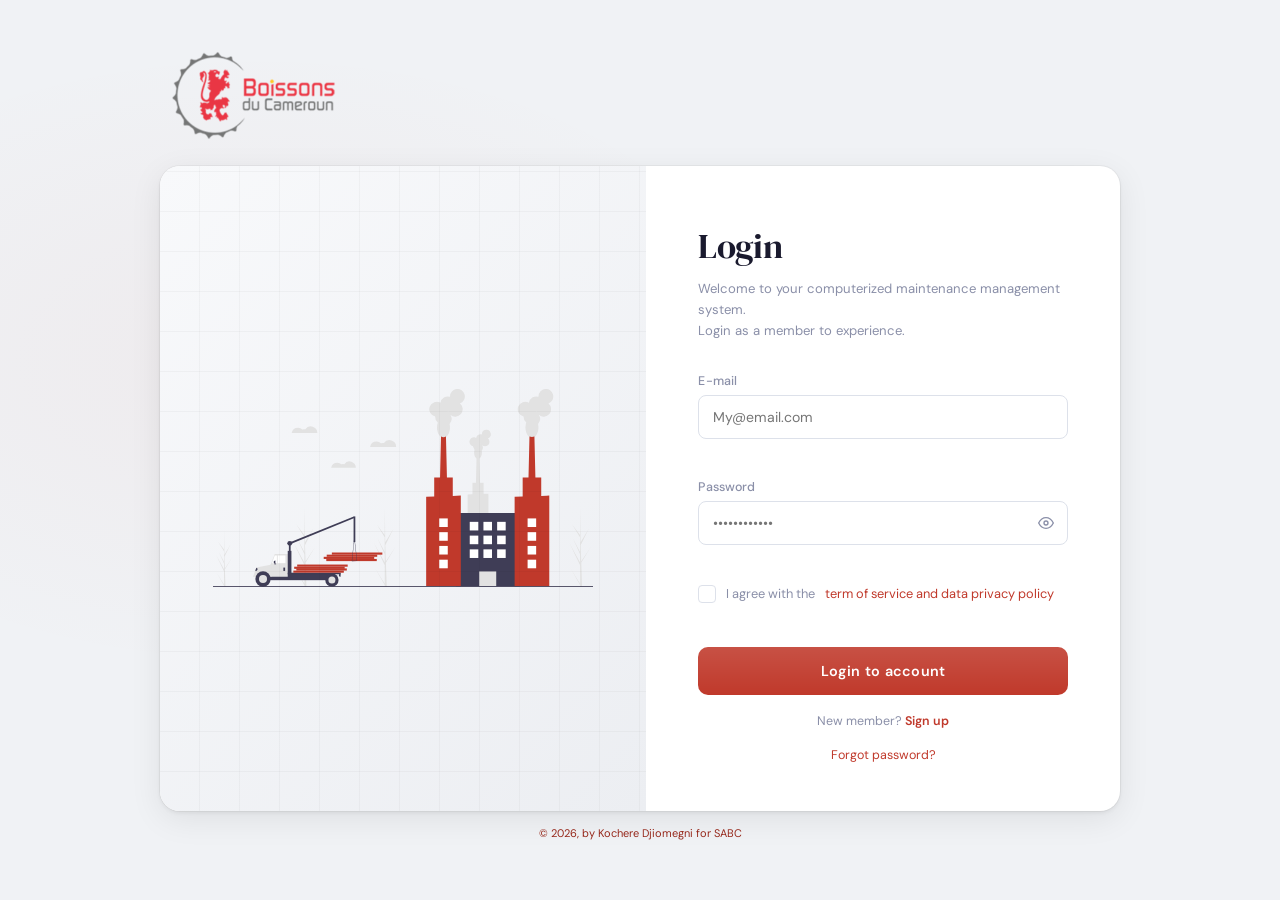
<file: index.html>
<!DOCTYPE html>
<html lang="en">
<head>
  <meta charset="UTF-8" />
  <meta name="viewport" content="width=device-width, initial-scale=1.0"/>
  <title>Login | SABC</title>
  <link rel="icon" type="image/png" href="image001.png"/>
  <link rel="stylesheet" href="style.css" />
  <link href="https://fonts.googleapis.com/css2?family=DM+Sans:wght@300;400;500;600&family=DM+Serif+Display&display=swap" rel="stylesheet"/>
</head>
<body>
  <div class="page-wrapper">

    <!-- LOGO -->
    <div class="logo-bar">
      <img src="image001.png" alt="Logo Brasserie" class="logo" />
    </div>

    <div class="card">
      <!-- LEFT — illustration zone -->
      <div class="card__left">
        <img src="factory.svg" alt="illustration" style="width:100%; max-width:380px;"/>
      </div>
    
      <!-- RIGHT — form -->
      <div class="card__right">
        <h1 class="title">Login</h1>
        <p class="subtitle">Welcome to your computerized maintenance management system.<br>Login as a member to experience.</p>

        <form id="loginform" novalidate>
          <div class="field-group">
            <label for="email">E-mail</label>
            <input type="email" id="email" name="email" placeholder="My@email.com" autocomplete="email"/>
            <span class="field-error" id="emailError"></span>
          </div>

          <div class="field-group">
            <label for="password">Password</label>
            <div class="password-wrap">
              <input type="password" id="password" name="password" placeholder="••••••••••••" autocomplete="new-password"/>
              <button type="button" class="toggle-pw" id="togglePw" aria-label="Voir mot de passe">
                <svg viewBox="0 0 24 24" fill="none" stroke="currentColor" stroke-width="2"><path d="M1 12s4-8 11-8 11 8 11 8-4 8-11 8-11-8-11-8z"/><circle cx="12" cy="12" r="3"/></svg>
              </button>
            </div>
            <span class="field-error" id="pwError"></span>
          </div>

          <div class="checkbox-row">
            <label class="checkbox-label">
              <input type="checkbox" id="terms" name="terms"/>
              <span class="custom-check"></span>
              I agree with the <a href="terms.html" class="link">term of service and data privacy policy</a>
            </label>
            <span class="field-error" id="termsError"></span>
          </div>

          <button type="submit" class="btn-primary" id="submitBtn">
            <span class="btn-text">Login to account</span>
            <span class="btn-loader" id="btnLoader"></span>
          </button>
        </form>

        <p class="signin-link">New member? <a href="signup.html" class="link bold">Sign up</a></p>
        <p class="forgot-link"><a href="forgot-password.html" class="link">Forgot password?</a></p>
      </div>
    </div>
    <footer class="footer">
    &copy; 2026, by Kochere Djiomegni for SABC
    </footer>
  </div>
  <script src="script.js"></script>
</body>
</html>
</file>
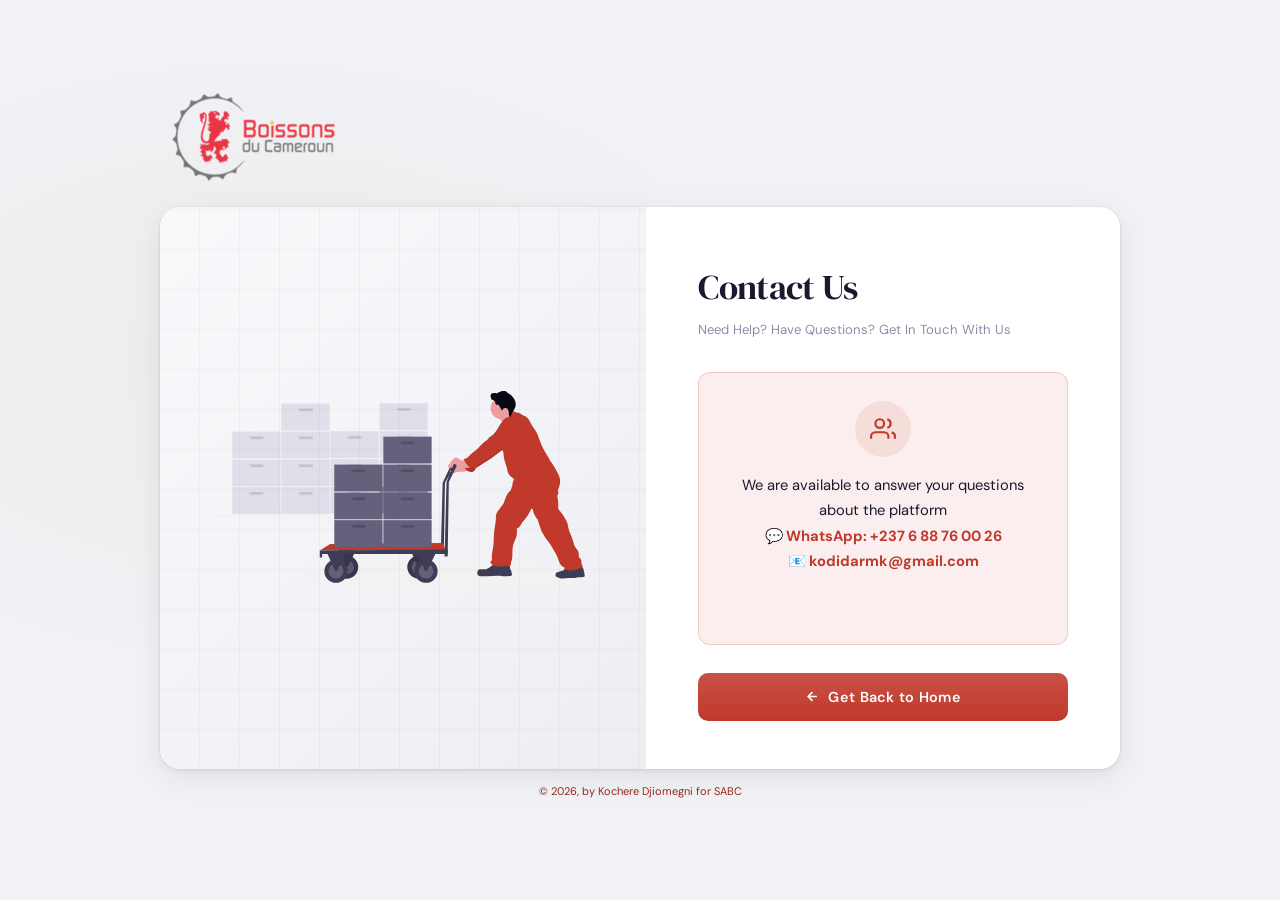
<file: contacts.html>
<!DOCTYPE html>
<html lang="en">
<head>
  <meta charset="UTF-8"/>
  <meta name="viewport" content="width=device-width, initial-scale=1.0"/>
  <title>Contacts | SABC</title>
  <link rel="icon" type="image/png" href="image001.png"/>
  <link rel="stylesheet" href="style.css"/>
  <link href="https://fonts.googleapis.com/css2?family=DM+Sans:wght@300;400;500;600&family=DM+Serif+Display&display=swap" rel="stylesheet"/>
</head>
<body>
  <div class="page-wrapper">

    <!-- LOGO -->
    <div class="logo-bar">
      <img src="image001.png" alt="Logo Brasserie" class="logo"/>
    </div>

    <div class="card">

      <!-- LEFT — même illustration -->
      <div class="card__left">
        <img src="logistics.svg" alt="illustration" style="width:100%; max-width:380px;"/>
      </div>

      <!-- RIGHT — message -->
      <div class="card__right">
        <h1 class="title">Contact Us</h1>
        <p class="subtitle">Need Help? Have Questions? Get In Touch With Us</p>

        <div class="info-box">
          <div class="icon-wrap">
            <svg viewBox="0 0 24 24" fill="none" stroke="currentColor" stroke-width="2">
              <path d="M17 21v-2a4 4 0 00-4-4H5a4 4 0 00-4 4v2"/>
              <circle cx="9" cy="7" r="4"/>
              <path d="M23 21v-2a4 4 0 00-3-3.87M16 3.13a4 4 0 010 7.75"/>
            </svg>
          </div>
          <p>
             We are available to answer your questions about the platform
            <strong><p>💬 WhatsApp: +237 6 88 76 00 26</p><p>📧 kodidarmk@gmail.com</p></strong><br><br>
          </p>
        </div>

        <a href="main.html" class="btn-primary" style="text-decoration:none; display:flex; align-items:center; justify-content:center; gap:8px;">
          <svg viewBox="0 0 24 24" fill="none" stroke="currentColor" stroke-width="2.5" width="15" height="15">
            <path d="M19 12H5M12 5l-7 7 7 7"/>
          </svg>
          Get Back to Home
        </a>

      </div>
    </div>
    <footer class="footer">
      &copy; 2026, by Kochere Djiomegni for SABC
    <footer>
  </div>
</body>
</html>
</file>
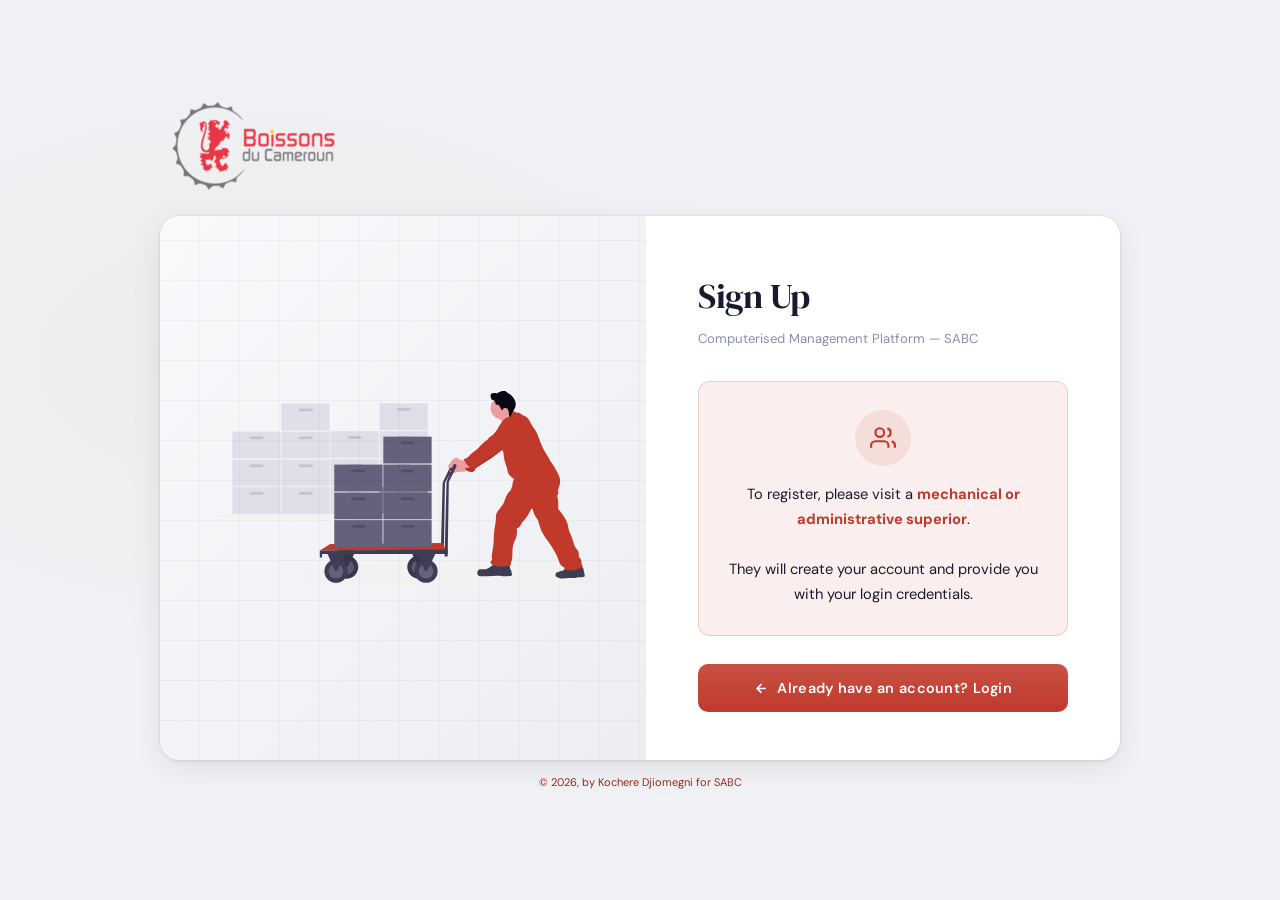
<file: signup.html>
<!DOCTYPE html>
<html lang="fr">
<head>
  <meta charset="UTF-8"/>
  <meta name="viewport" content="width=device-width, initial-scale=1.0"/>
  <title>Sign Up | SABC</title>
  <link rel="icon" type="image/png" href="image001.png"/>
  <link rel="stylesheet" href="style.css"/>
  <link href="https://fonts.googleapis.com/css2?family=DM+Sans:wght@300;400;500;600&family=DM+Serif+Display&display=swap" rel="stylesheet"/>
  <style>
    .info-box {
      background: var(--red-faint, rgba(192,57,43,0.07));
      border: 1.5px solid rgba(192,57,43,0.2);
      border-radius: 12px;
      padding: 28px 24px;
      margin-bottom: 28px;
      text-align: center;
    }
    .info-box .icon-wrap {
      width: 56px; height: 56px;
      background: rgba(192,57,43,0.1);
      border-radius: 50%;
      display: flex; align-items: center; justify-content: center;
      margin: 0 auto 16px;
      color: #C0392B;
    }
    .info-box .icon-wrap svg { width: 26px; height: 26px; }
    .info-box p {
      font-size: 0.92rem;
      color: #1A1A2E;
      line-height: 1.7;
    }
    .info-box p strong {
      color: #C0392B;
    }
  </style>
</head>
<body>
  <div class="page-wrapper">

    <!-- LOGO -->
    <div class="logo-bar">
      <img src="image001.png" alt="Logo Brasserie" class="logo"/>
    </div>

    <div class="card">

      <!-- LEFT — même illustration -->
      <div class="card__left">
        <img src="logistics.svg" alt="illustration" style="width:100%; max-width:380px;"/>
      </div>

      <!-- RIGHT — message -->
      <div class="card__right">
        <h1 class="title">Sign Up</h1>
        <p class="subtitle">Computerised Management Platform — SABC</p>

        <div class="info-box">
          <div class="icon-wrap">
            <svg viewBox="0 0 24 24" fill="none" stroke="currentColor" stroke-width="2">
              <path d="M17 21v-2a4 4 0 00-4-4H5a4 4 0 00-4 4v2"/>
              <circle cx="9" cy="7" r="4"/>
              <path d="M23 21v-2a4 4 0 00-3-3.87M16 3.13a4 4 0 010 7.75"/>
            </svg>
          </div>
          <p>
            To register, please visit a
            <strong>mechanical or administrative superior</strong>.<br><br>
            They will create your account and provide you with your login credentials.
          </p>
        </div>

        <a href="index.html" class="btn-primary" style="text-decoration:none; display:flex; align-items:center; justify-content:center; gap:8px;">
          <svg viewBox="0 0 24 24" fill="none" stroke="currentColor" stroke-width="2.5" width="15" height="15">
            <path d="M19 12H5M12 5l-7 7 7 7"/>
          </svg>
          Already have an account? Login
        </a>

      </div>
    </div>
    <footer class="footer">
      &copy; 2026, by Kochere Djiomegni for SABC
    <footer>
  </div>
</body>
</html>
</file>
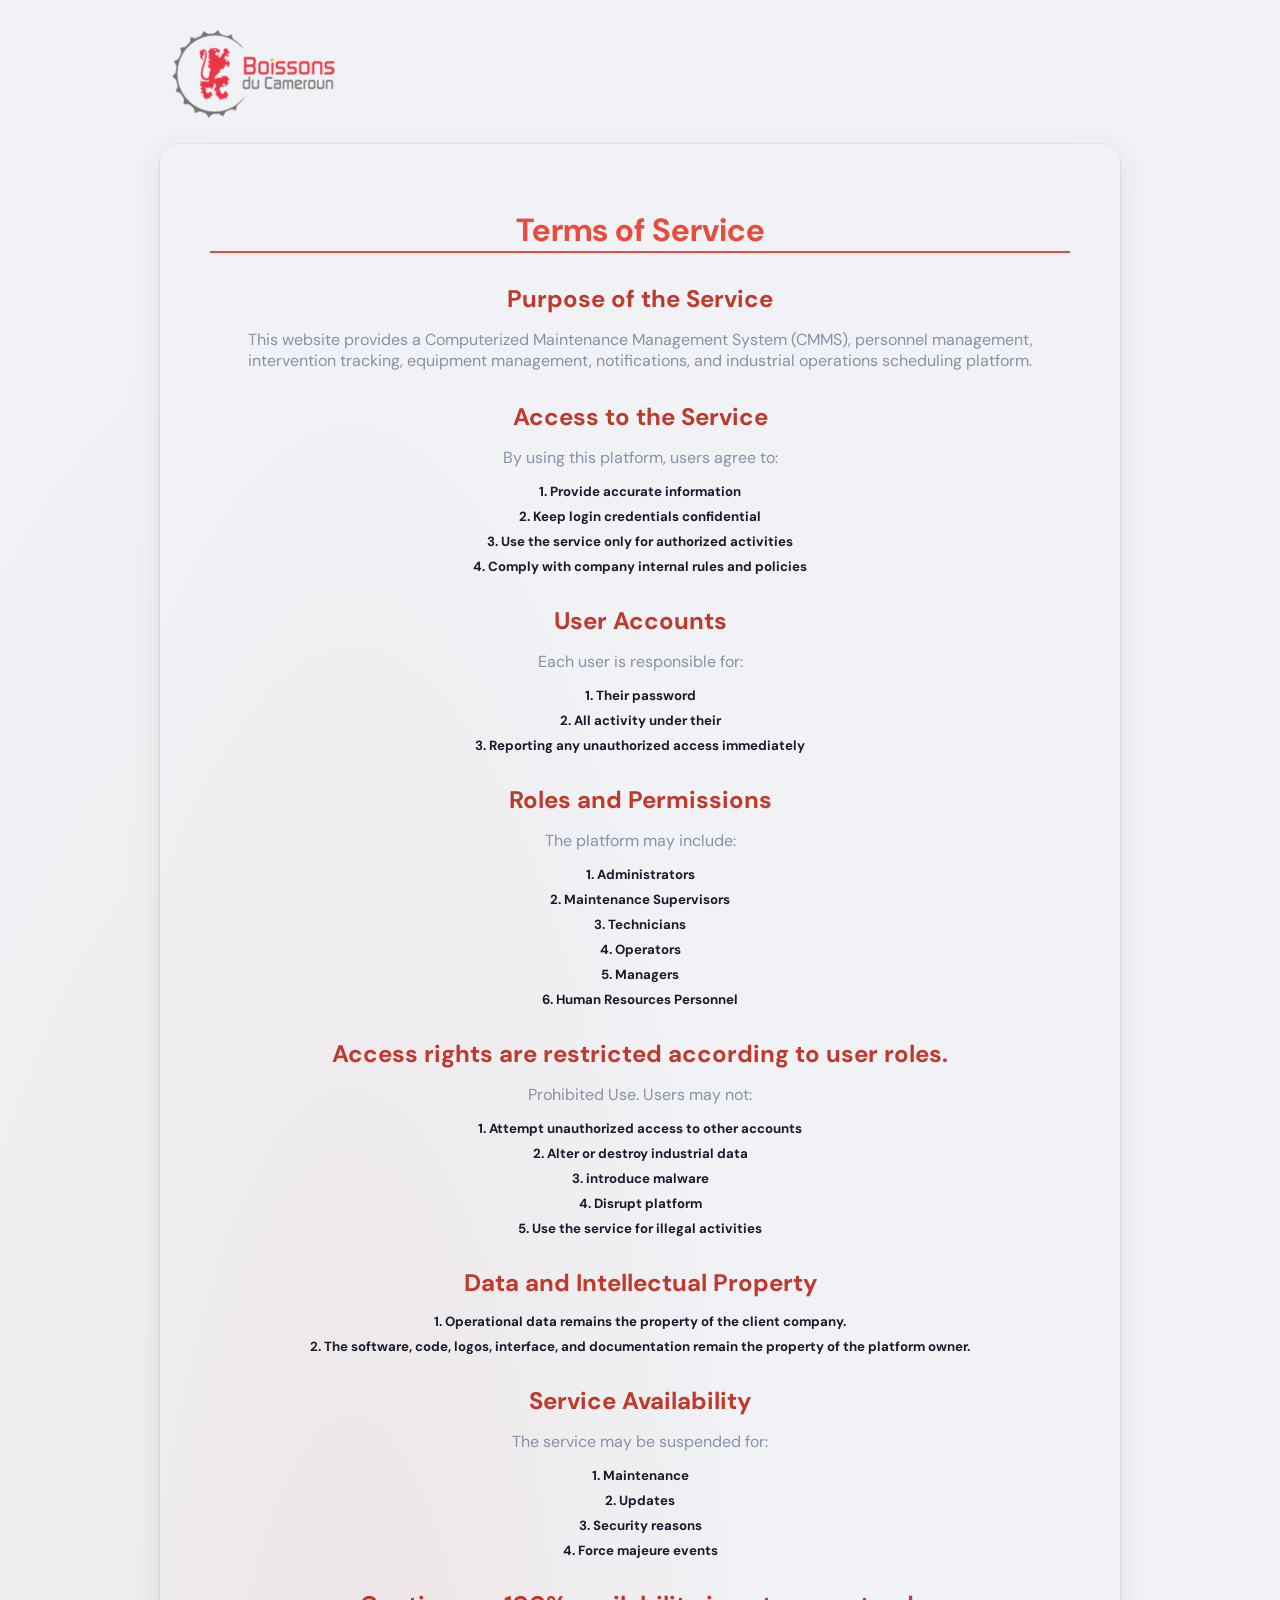
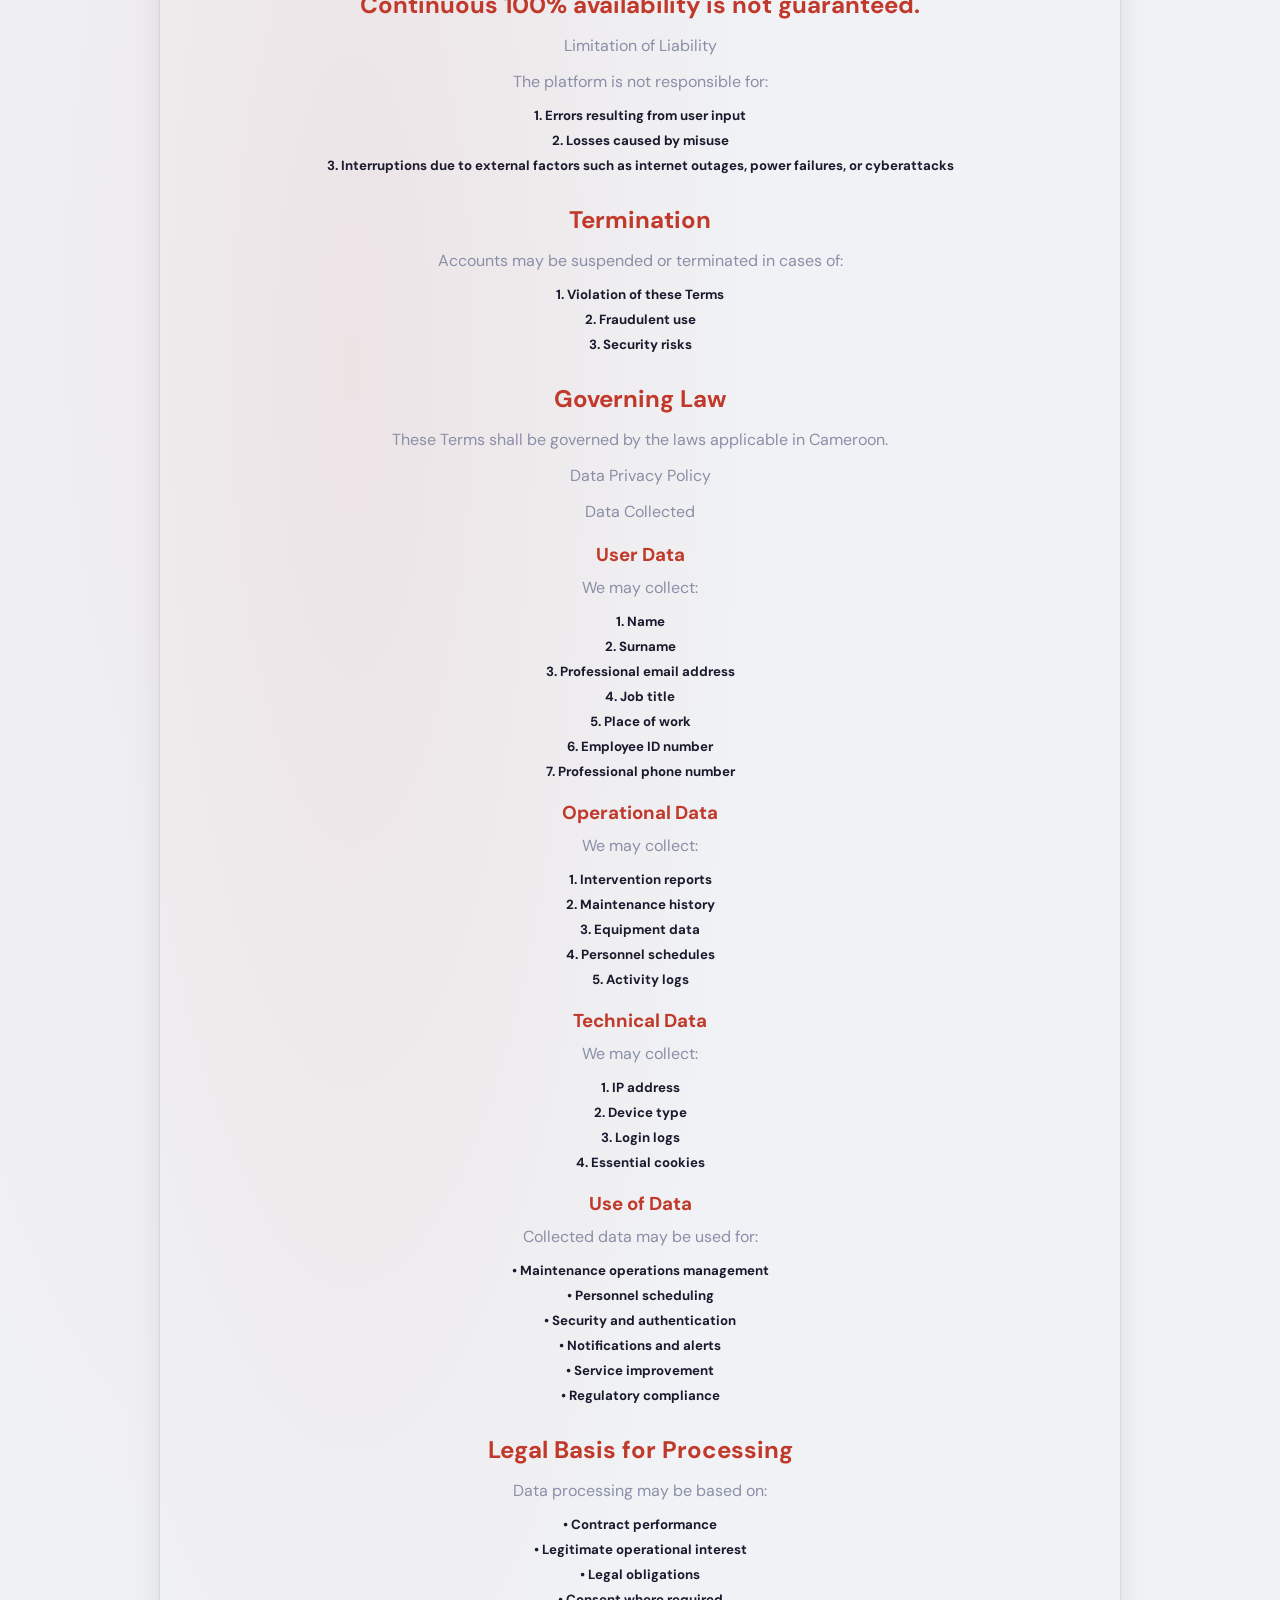
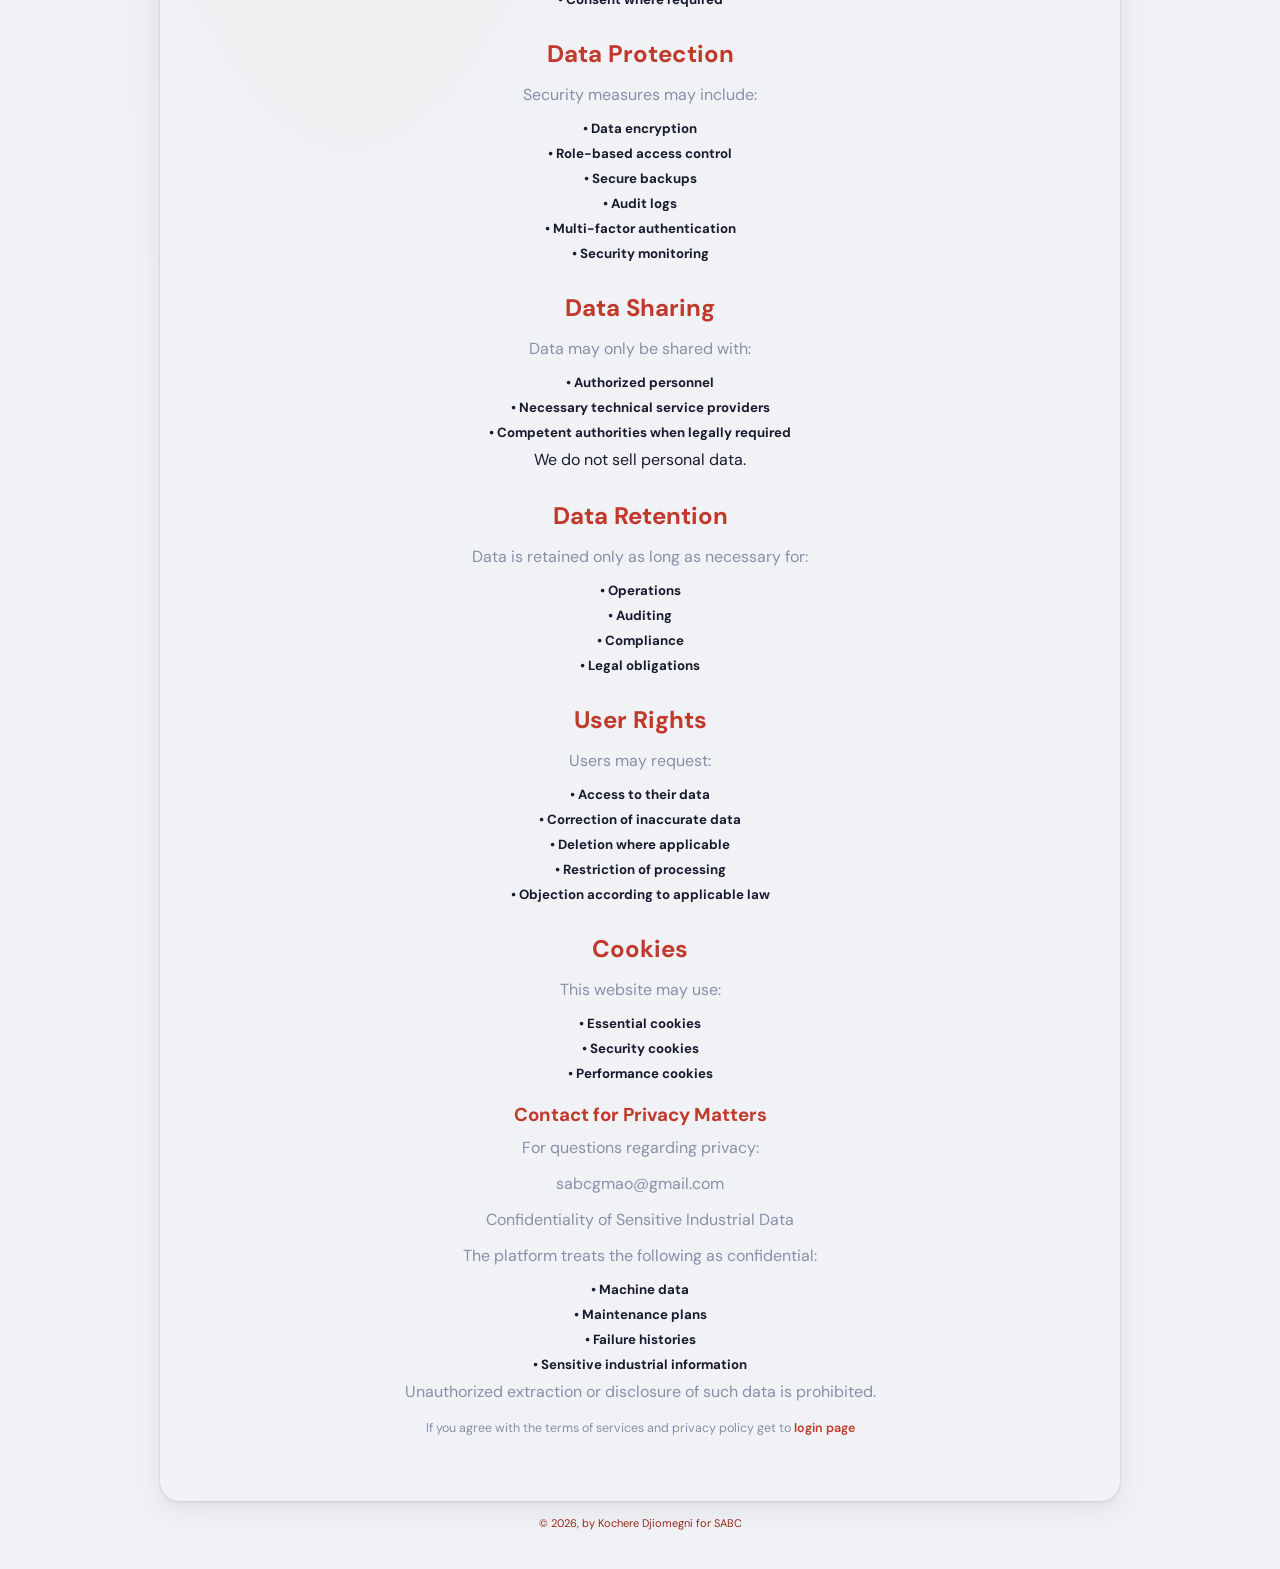
<file: terms.html>
<!DOCTYPE html>
<html lang="en">
<head>
  <meta charset="UTF-8" />
  <meta name="viewport" content="width=device-width, initial-scale=1.0"/>
  <title>Terms of services | SABC</title>
  <link rel="icon" type="image/png" href="image001.png"/>
  <link rel="stylesheet" href="style.css" />
  <link href="https://fonts.googleapis.com/css2?family=DM+Sans:wght@300;400;500;600&family=DM+Serif+Display&display=swap" rel="stylesheet"/>
</head>
<body>
  <div class="page-wrapper">
    <!-- LOGO -->
    <div class="logo-bar">
      <img src="image001.png" alt="Logo Brasserie" class="logo" />
    </div>
    <div class="card">
      <div class = "policy-container"> 
        <p class="center-text">     
        <h1>Terms of Service</h1>
        <h2>Purpose of the Service</h2>
<p>This website provides a Computerized Maintenance Management System (CMMS), personnel management, intervention tracking, equipment management, notifications, and industrial operations scheduling platform.</p>
<h2>Access to the Service</h2>
<p>By using this platform, users agree to:</p>
<ul><h5>
<li>1. Provide accurate information</li>
<li>2. Keep login credentials confidential</li>
<li>3. Use the service only for authorized activities</li>
<li>4. Comply with company internal rules and policies</li>
</h5></ul>
<h2>User Accounts</h2>
<p>Each user is responsible for:</p>
<ul><h5>
<li>1. Their password</li>
<li>2. All activity under their </li>
<li>3. Reporting any unauthorized access immediately</li>
</h5></ul>
<h2>Roles and Permissions</h2>
<p>The platform may include:</p>
<ul><h5>
<li>1. Administrators</li>
<li>2. Maintenance Supervisors</li>
<li>3. Technicians</li>
<li>4. Operators</li>
<li>5. Managers</li>
<li>6. Human Resources Personnel</li>
</h5></ul>
<h2>Access rights are restricted according to user roles.</h2>
<p>Prohibited Use. Users may not:</p>
<ul><h5>
<li>1. Attempt unauthorized access to other accounts</li>
<li>2. Alter or destroy industrial data</li>
<li>3. introduce malware</li>
<li>4. Disrupt platform </li>
<li>5. Use the service for illegal activities</li>
</h5>
</ul>
<h2>Data and Intellectual Property</h2>
<ul><h5>
<li>1.	Operational data remains the property of the client company.</li>
<li>2.	The software, code, logos, interface, and documentation remain the property of the platform owner.</li>
</h5></ul>
<h2>Service Availability</h2>
<p>The service may be suspended for:</p>
<ul><h5>
<li>1.	Maintenance</li>
<li>2.	Updates</li>
<li>3.	Security reasons</li>
<li>4. 	Force majeure events</li>
</h5>
</ul>
<h2>Continuous 100% availability is not guaranteed.</h2>
<p>Limitation of Liability</p>
<p>The platform is not responsible for:</p>
<ul><h5>
<li>1.	Errors resulting from user input</li>
<li>2.	Losses caused by misuse</li>
<li>3.	Interruptions due to external factors such as internet outages, power failures, or cyberattacks</li>
</h5>
</ul>
<h2>Termination</h2>
<p>Accounts may be suspended or terminated in cases of:</p>
<ul><h5>
<li>1.	Violation of these Terms</li>
<li>2.  Fraudulent use</li>
<li>3.	Security risks</li>
</h5>
</ul>
<h2>Governing Law</h2>
<p>These Terms shall be governed by the laws applicable in Cameroon.</p>
<p>Data Privacy Policy</p>
<p>Data Collected</p>
<h3>User Data</h3>
<p>We may collect:</p>
<ul><h5>
<li>1.	Name</li>
<li>2.  Surname</li>
<li>3.	Professional email address</li>
<li>4.	Job title</li>
<Li>5.  Place of work</Li>
<li>6.	Employee ID number</li>
<li>7.	Professional phone number</li>
</h5>
</ul>
<h3>Operational Data</h3>
<p>We may collect:</p>
<ul><h5>
<li>1.	Intervention reports</li>
<li>2.	Maintenance history</li>
<li>3.	Equipment data</li>
<li>4.	Personnel schedules</li>
<li>5.	Activity logs</li>
</h5>
</ul>
<h3>Technical Data</h3>
<p>We may collect:</p>
<ul><h5>
<li>1.	IP address</li>
<li>2.	Device type</li>
<li>3.	Login logs</li>
<li>4.	Essential cookies</li>
</h5>
</ul>
<h3>Use of Data</h3>
<p>Collected data may be used for:</p>
<ul><h5>
<li>•	Maintenance operations management</li>
<li>•	Personnel scheduling</li>
<li>•	Security and authentication</li>
<li>•	Notifications and alerts</li>
<li>•	Service improvement</li>
<li>•	Regulatory compliance</li>
</h5>
</ul>
<h2>Legal Basis for Processing</h2>
<P>Data processing may be based on:</P>
<ul><h5>
<li>•	Contract performance</li>
<li>•	Legitimate operational interest</li>
<li>•	Legal obligations</li>
<li>•	Consent where required</li>
</h5>
</ul>
<h2>Data Protection</h2>
<p>Security measures may include:</p>
<ul><h5>
<li>•	Data encryption</li>
<li>•	Role-based access control</li>
<li>•	Secure backups</li>
<li>•	Audit logs</li>
<li>•	Multi-factor authentication</li>
<li>•	Security monitoring</li>
</h5></ul>
<h2>Data Sharing</h2>
<p>Data may only be shared with:</p>
<ul><h5>
<li>•	Authorized personnel</li>
<li>•	Necessary technical service providers</li>
<li>•	Competent authorities when legally required</li>
</h5>
</ul>
We do not sell personal data.
<h2>Data Retention</h2>
<p>Data is retained only as long as necessary for:</p>
<ul><h5>
<li>•	Operations</li>
<li>•	Auditing</li>
<li>•	Compliance</li>
<li>•	Legal obligations</li>
</h5>
</ul>
<h2>User Rights</h2>
<p>Users may request:</p>
<ul><h5>
<li>•	Access to their data</li>
<li>•	Correction of inaccurate data</li>
<li>•	Deletion where applicable</li>
<li>•	Restriction of processing</li>
<li>•	Objection according to applicable law</li>
</h5>
</ul>
<h2>Cookies</h2>
<p>This website may use:</p>
<ul><h5>
<li>•	Essential cookies</li>
<li>•	Security cookies</li>
<li>•	Performance cookies</li>
</h5></ul>
<h3>Contact for Privacy Matters</h3>
<p>For questions regarding privacy:</p>
<p>sabcgmao@gmail.com</p>
<p>Confidentiality of Sensitive Industrial Data</p>
<p>The platform treats the following as confidential:</p>
<ul><h5>
<li>•	Machine data</li>
<li>•	Maintenance plans</li>
<li>•	Failure histories</li>
<li>•	Sensitive industrial information</li>
</h5>
</ul>
<p>Unauthorized extraction or disclosure of such data is prohibited.</p>
      </p> 
      <p class="signin-link">If you agree with the terms of services and privacy policy get to <a href="index.html" class="link bold">login page</a></p>
      </div>
    </div>
    <footer class="footer">
      &copy; 2026, by Kochere Djiomegni for SABC
    </footer>
  </div>
</body>
</html>
</file>
<file: style.css>
/* ===== RESET & BASE ===== */
*, *::before, *::after { box-sizing: border-box; margin: 0; padding: 0; }

:root {
  --red:        #C0392B;
  --red-dark:   #96281B;
  --red-light:  #E74C3C;
  --red-faint:  rgba(192,57,43,0.08);
  --white:      #FFFFFF;
  --bg:         #F0F2F5;
  --text:       #1A1A2E;
  --muted:      #8A8FA8;
  --border:     #DDE1EA;
  --shadow:     rgba(0,0,0,0.06);
  --font-main:  'DM Sans', sans-serif;
  --font-display: 'DM Serif Display', serif;
}

html, body {
  height: 100%;
  background: var(--bg);
  font-family: var(--font-main);
  color: var(--text);
  -webkit-font-smoothing: antialiased;
}

/* ===== LAYOUT ===== */
.page-wrapper {
  min-height: 100vh;
  display: flex;
  flex-direction: column;
  align-items: center;
  justify-content: center;
  padding: 24px 16px;
  background:
    radial-gradient(ellipse 60% 50% at 20% 40%, rgba(192,57,43,0.04) 0%, transparent 70%),
    var(--bg);
}

/* ===== LOGO BAR ===== */
.logo-bar {
  width: 100%;
  max-width: 960px;
  padding: 0 0 20px 4px;
}
.logo {
  height: 100px;
  width: auto;
  object-fit: contain;
  display: block;
}

/* ===== CARD ===== */
.card {
  width: 100%;
  max-width: 960px;
  min-height: 540px;
  background: var(--white);
  border-radius: 20px;
  overflow: hidden;
  display: flex;
  box-shadow:
    0 2px 4px var(--shadow),
    0 8px 32px rgba(0,0,0,0.08),
    0 0 0 1px rgba(0,0,0,0.04);
}

/* ===== LEFT PANEL — ILLUSTRATION ===== */
.card__left {
  flex: 1.1;
  background:
    linear-gradient(135deg, #F8F9FB 0%, #ECEEF2 100%);
  display: flex;
  align-items: center;
  justify-content: center;
  padding: 40px;
  position: relative;
  overflow: hidden;
}

/* subtle hexagonal tile background */
.card__left::before {
  content: '';
  position: absolute;
  inset: 0;
  background-image:
    repeating-linear-gradient(0deg, transparent, transparent 39px, rgba(0,0,0,0.03) 39px, rgba(0,0,0,0.03) 40px),
    repeating-linear-gradient(90deg, transparent, transparent 39px, rgba(0,0,0,0.03) 39px, rgba(0,0,0,0.03) 40px);
  pointer-events: none;
}

/* ===== ISOMETRIC ILLUSTRATION ===== */
.illustration-scene {
  position: relative;
  width: 320px;
  height: 280px;
}

.iso-group {
  position: absolute;
  inset: 0;
  transform: rotateX(20deg) rotateZ(-20deg);
  transform-style: preserve-3d;
  animation: floatScene 6s ease-in-out infinite;
}

@keyframes floatScene {
  0%, 100% { transform: rotateX(20deg) rotateZ(-20deg) translateY(0); }
  50%       { transform: rotateX(20deg) rotateZ(-20deg) translateY(-8px); }
}

/* Buildings */
.building {
  position: absolute;
  background: #FFFFFF;
  border: 1px solid #DDE1EA;
  border-radius: 3px;
  box-shadow: 4px 4px 0 #D0D5DF, 2px 2px 12px rgba(0,0,0,0.06);
}
.b1 { width: 90px; height: 70px; left: 20px; top: 80px; }
.b2 { width: 60px; height: 100px; left: 120px; top: 50px; }
.b3 { width: 50px; height: 55px; left: 190px; top: 95px; }

/* Truck */
.truck {
  position: absolute;
  width: 80px; height: 46px;
  background: #EAEDF2;
  border: 1px solid #CDD2DC;
  border-radius: 4px 8px 4px 4px;
  left: 160px; top: 150px;
  box-shadow: 3px 3px 0 #C5CAD6;
}
.truck::before {
  content: '';
  position: absolute;
  right: -20px; top: 6px;
  width: 22px; height: 30px;
  background: #FFFFFF;
  border: 1px solid #CDD2DC;
  border-left: none;
  border-radius: 0 4px 4px 0;
}
.truck::after {
  content: '';
  position: absolute;
  bottom: -10px; left: 12px;
  width: 14px; height: 14px;
  background: #888EA8;
  border-radius: 50%;
  box-shadow: 44px 0 0 #888EA8;
}

/* Crates */
.crate {
  position: absolute;
  background: #C0392B;
  opacity: 0.7;
  border-radius: 2px;
  box-shadow: 2px 2px 0 #96281B;
}
.c1 { width: 20px; height: 20px; left: 30px; top: 60px; }
.c2 { width: 14px; height: 14px; left: 55px; top: 56px; }
.c3 { width: 18px; height: 18px; left: 85px; top: 140px; }

/* Shelves */
.shelf {
  position: absolute;
  background: #F2F4F7;
  border: 1px solid #DDE1EA;
  box-shadow: 2px 2px 0 #CACFD9;
}
.s1 { width: 55px; height: 8px; left: 20px; top: 130px; border-radius: 1px; }
.s2 { width: 55px; height: 8px; left: 20px; top: 148px; border-radius: 1px; }

/* Screen / monitor */
.screen {
  position: absolute;
  width: 36px; height: 28px;
  background: #FFFFFF;
  border: 2px solid #C0392B;
  border-radius: 3px;
  left: 230px; top: 150px;
  box-shadow: 2px 2px 0 #96281B;
}
.screen::before {
  content: '';
  position: absolute;
  inset: 4px;
  background: linear-gradient(135deg, rgba(192,57,43,0.15), rgba(192,57,43,0.05));
  border-radius: 1px;
}

/* ===== RIGHT PANEL — FORM ===== */
.card__right {
  flex: 1;
  padding: 56px 52px 48px;
  display: flex;
  flex-direction: column;
  justify-content: center;
}

.title {
  font-family: var(--font-display);
  font-size: 2.2rem;
  font-weight: 400;
  color: var(--text);
  margin-bottom: 8px;
  letter-spacing: -0.02em;
}

.subtitle {
  font-size: 0.82rem;
  color: var(--muted);
  line-height: 1.6;
  margin-bottom: 32px;
}

/* ===== FIELDS ===== */
.field-group {
  margin-bottom: 20px;
}
.field-group label {
  display: block;
  font-size: 0.78rem;
  font-weight: 500;
  color: var(--muted);
  margin-bottom: 6px;
  letter-spacing: 0.01em;
}
.field-group input[type="email"],
.field-group input[type="password"],
.field-group input[type="text"] {
  width: 100%;
  height: 44px;
  border: 1.5px solid var(--border);
  border-radius: 8px;
  padding: 0 14px;
  font-family: var(--font-main);
  font-size: 0.88rem;
  color: var(--text);
  background: var(--white);
  outline: none;
  transition: border-color 0.2s, box-shadow 0.2s;
}
.field-group input:focus {
  border-color: var(--red);
  box-shadow: 0 0 0 3px var(--red-faint);
}
.field-group input.error {
  border-color: var(--red-light);
}

.password-wrap {
  position: relative;
}
.password-wrap input { padding-right: 44px; }
.toggle-pw {
  position: absolute;
  right: 12px; top: 50%;
  transform: translateY(-50%);
  background: none; border: none; cursor: pointer;
  color: var(--muted); width: 20px; height: 20px;
  display: flex; align-items: center; justify-content: center;
  transition: color 0.2s;
}
.toggle-pw:hover { color: var(--red); }
.toggle-pw svg { width: 16px; height: 16px; }

.field-error {
  display: block;
  font-size: 0.72rem;
  color: var(--red-light);
  margin-top: 4px;
  min-height: 16px;
}

/* ===== CHECKBOX ===== */
.checkbox-row {
  margin-bottom: 24px;
}
.checkbox-label {
  display: flex;
  align-items: center;
  gap: 10px;
  font-size: 0.8rem;
  color: var(--muted);
  cursor: pointer;
  user-select: none;
}
.checkbox-label input[type="checkbox"] { display: none; }
.custom-check {
  width: 18px; height: 18px;
  border: 1.5px solid var(--border);
  border-radius: 4px;
  flex-shrink: 0;
  background: var(--white);
  transition: all 0.2s;
  position: relative;
}
.checkbox-label input:checked + .custom-check {
  background: var(--red);
  border-color: var(--red);
}
.checkbox-label input:checked + .custom-check::after {
  content: '';
  position: absolute;
  left: 4px; top: 1px;
  width: 6px; height: 10px;
  border: 2px solid #fff;
  border-top: none; border-left: none;
  transform: rotate(45deg);
}

/* ===== BUTTON ===== */
.btn-primary {
  width: 100%;
  height: 48px;
  background: var(--red);
  color: #fff;
  border: none;
  border-radius: 10px;
  font-family: var(--font-main);
  font-size: 0.9rem;
  font-weight: 600;
  letter-spacing: 0.02em;
  cursor: pointer;
  position: relative;
  overflow: hidden;
  transition: background 0.2s, transform 0.12s, box-shadow 0.2s;
  display: flex; align-items: center; justify-content: center; gap: 8px;
}
.btn-primary:hover {
  background: var(--red-dark);
  box-shadow: 0 4px 16px rgba(192,57,43,0.35);
}
.btn-primary:active { transform: scale(0.98); }
.btn-primary::after {
  content: '';
  position: absolute;
  inset: 0;
  background: linear-gradient(180deg, rgba(255,255,255,0.12) 0%, transparent 100%);
  pointer-events: none;
}

/* Loader spinner */
.btn-loader {
  display: none;
  width: 18px; height: 18px;
  border: 2.5px solid rgba(255,255,255,0.35);
  border-top-color: #fff;
  border-radius: 50%;
  animation: spin 0.7s linear infinite;
}
.btn-loader.active { display: inline-block; }
@keyframes spin { to { transform: rotate(360deg); } }

/* ===== LINKS ===== */
.login-link, .forgot-link {
  margin-top: 18px;
  font-size: 0.78rem;
  color: var(--muted);
  text-align: center;
}
.forgot-link { margin-top: 8px; }
.link {
  color: var(--red);
  text-decoration: none;
  transition: color 0.2s;
}
.signin-link, .forgot-link {
  margin-top: 18px;
  font-size: 0.78rem;
  color: var(--muted);
  text-align: center;
}
.link:hover { color: var(--red-dark); text-decoration: underline; }
.bold { font-weight: 600; }

/* ===== RESPONSIVE ===== */
@media (max-width: 720px) {
  .card { flex-direction: column; }
  .card__left { display: none; }
  .card__right { padding: 40px 28px; }
}
.footer{
  position:relative;
  bottom: 0;
  width: 100%;
  text-align: center;
  padding: 15px;
  font-size: 11px;
  color:#96281B;
}
.policy-container{
  text-align: center;
  margin: auto;
  background:
    radial-gradient(ellipse 60% 50% at 20% 40%, rgba(192,57,43,0.08) 0%, transparent 70%),
    var(--bg);
  padding: 50px;
  border-radius: 20px;
  box-shadow:0 8px 30px rgba(0,0,0,.10);
}
.policy-container h1{

 color:#E74C3C;
 margin-bottom:25px;
 padding: bottom 10px;
 border-bottom:2px solid #E74C3C;
}
.policy-container h2{
  margin-top:30px;
  margin-bottom:15px;
  color:#C0392B;
}
.policy-container h3{
  margin-top:20px;
  margin-bottom:10px;
  color:#C0392B;
}
.policy-container p{
  margin-bottom:15px;
  color:#8A8FA8;
}
.policy-container ul{
  margin: none;
  list-style-type: none;
}
.policy-container li{
  margin-bottom:8px;
}
.center-text{
  text-align: center;
}
.card-page{
  width: 100%;
  max-width: 1500px;
  min-height: 600px;
  background: var(--white);
  border-radius: 20px;
  overflow: hidden;
  display: flex;
  box-shadow:
    0 2px 4px var(--shadow),
    0 8px 32px rgba(0,0,0,0.08),
    0 0 0 1px rgba(0,0,0,0.04);
}
.topbar {
  display: flex;
  width: 100%;

  justify-content: space-between;
  align-items: center;
  padding: 15px 30px;
  background: #010110;
  color: white;
  border-radius: 15px;
  margin: 10px;
  padding: 15px 25px;
  box-shadow: 0 4px 15px rgba(0,0,0,0.2);
}
.topbar-left h2{
  margin: 0;
  font-size: 20px;
}
.topbar-right{
  display: flex;
  align-items: center;
  gap: 15px;
}
.search{
  padding: 8px 12px;
  border-radius: 8px;
  border: 1px solid #ddd;
  outline: none;
}
.icon{
  font-size: 18px;
  cursor: pointer;
}
.profile{
  display: flex;
  align-items: center;
  gap: 8px;
}
.profile img{
  height: 30px;
  width: 30px;
  border-radius: 50%;
  object-fit: cover;
}
.logo2 {
  display: flex;
  align-items: left;
  gap: 10px;
}
.logo-img{
  height: 50px;
  width: auto;
}
.menu-a{
  margin: 0 15px;
  text-decoration: none;
  color: white;
  font-weight: 500;
  transition: 0.3s;
}
.menu-a:hover{
  color: #38bdf8;
}
.btn-log{
  padding: 8px 15px;
  border: none;
  background: #1A1A2E;
  color: black;
  border-radius: 5px;
  cursor: pointer;
}
.btn-log:hover{
  background: #0ea5e9;
}
/* ── Barre principale ── */
.topbar {
  width: 100%;
  height: 64px;
  background: rgba(255,255,255,0.97);
  backdrop-filter: blur(12px);
  border-bottom: 1px solid var(--border, #DDE1EA);
  display: flex;
  align-items: center;
  padding: 0 28px;
  gap: 20px;
  position: sticky;
  top: 0;
  z-index: 500;
  box-shadow: 0 1px 12px rgba(0,0,0,0.05);
}

/* ── Logo ── */
.topbar-logo {
  display: flex;
  align-items: center;
  gap: 10px;
  text-decoration: none;
  flex-shrink: 0;
}
.topbar-logo img {
  height: 38px;
  width: auto;
  object-fit: contain;
}
.topbar-logo-text {
  font-family: 'DM Serif Display', serif;
  font-size: 1rem;
  font-weight: 400;
  color: var(--text, #1A1A2E);
  letter-spacing: -0.01em;
  line-height: 1.1;
}
.topbar-logo-text span {
  display: block;
  font-family: 'DM Sans', sans-serif;
  font-size: 0.62rem;
  font-weight: 500;
  color: var(--muted, #8A8FA8);
  letter-spacing: 0.06em;
  text-transform: uppercase;
}

/* ── Séparateur vertical ── */
.topbar-divider {
  width: 1px;
  height: 28px;
  background: var(--border, #DDE1EA);
  flex-shrink: 0;
}

/* ── Barre de recherche ── */
.topbar-search {
  display: flex;
  align-items: center;
  gap: 8px;
  background: var(--bg, #F0F2F5);
  border: 1.5px solid var(--border, #DDE1EA);
  border-radius: 9px;
  padding: 0 14px;
  height: 38px;
  transition: border-color 0.2s, box-shadow 0.2s;
  flex: 1;
  max-width: 280px;
}
.topbar-search:focus-within {
  border-color: var(--red, #C0392B);
  box-shadow: 0 0 0 3px rgba(192,57,43,0.08);
  background: #fff;
}
.topbar-search svg {
  width: 15px; height: 15px;
  color: var(--muted, #8A8FA8);
  flex-shrink: 0;
}
.topbar-search input {
  border: none;
  background: none;
  outline: none;
  font-family: 'DM Sans', sans-serif;
  font-size: 0.82rem;
  color: var(--text, #1A1A2E);
  width: 100%;
}
.topbar-search input::placeholder { color: var(--muted, #8A8FA8); }

/* ── Spacer (pousse les éléments à droite) ── */
.topbar-spacer { flex: 1; }

/* ── Navigation links ── */
.topbar-nav {
  display: flex;
  align-items: center;
  gap: 2px;
}
.topbar-nav-link {
  display: inline-flex;
  align-items: center;
  gap: 5px;
  padding: 7px 13px;
  border-radius: 8px;
  font-family: 'DM Sans', sans-serif;
  font-size: 0.82rem;
  font-weight: 500;
  color: var(--muted, #8A8FA8);
  text-decoration: none;
  cursor: pointer;
  transition: background 0.18s, color 0.18s;
  border: none;
  background: none;
  white-space: nowrap;
}
.topbar-nav-link svg {
  width: 14px; height: 14px;
}
.topbar-nav-link:hover {
  background: var(--red-faint, rgba(192,57,43,0.07));
  color: var(--red, #C0392B);
}
.topbar-nav-link.active {
  background: var(--red-faint, rgba(192,57,43,0.07));
  color: var(--red, #C0392B);
  font-weight: 600;
}

/* ── Bouton notification ── */
.topbar-bell {
  position: relative;
  width: 38px; height: 38px;
  border-radius: 9px;
  background: var(--bg, #F0F2F5);
  border: 1.5px solid var(--border, #DDE1EA);
  display: flex; align-items: center; justify-content: center;
  cursor: pointer;
  color: var(--muted, #8A8FA8);
  transition: all 0.18s;
  flex-shrink: 0;
}
.topbar-bell:hover {
  border-color: var(--red, #C0392B);
  color: var(--red, #C0392B);
  background: var(--red-faint, rgba(192,57,43,0.07));
}
.topbar-bell svg { width: 16px; height: 16px; }
.notif-dot {
  position: absolute;
  top: 7px; right: 7px;
  width: 7px; height: 7px;
  border-radius: 50%;
  background: var(--red, #C0392B);
  border: 2px solid #fff;
  animation: notifPulse 2s ease-in-out infinite;
}
@keyframes notifPulse {
  0%,100% { box-shadow: 0 0 0 0 rgba(192,57,43,0.4); }
  50%      { box-shadow: 0 0 0 4px rgba(192,57,43,0); }
}

/* ── Avatar / Compte ── */
.topbar-account {
  position: relative;
  flex-shrink: 0;
}
.topbar-avatar {
  width: 38px; height: 38px;
  border-radius: 50%;
  background: linear-gradient(135deg, var(--red, #C0392B), #7B1510);
  border: 2px solid var(--border, #DDE1EA);
  display: flex; align-items: center; justify-content: center;
  cursor: pointer;
  overflow: hidden;
  transition: border-color 0.2s, box-shadow 0.2s;
  font-family: 'DM Serif Display', serif;
  font-size: 0.9rem; color: #fff;
  font-weight: 400;
}
.topbar-avatar img {
  width: 100%; height: 100%; object-fit: cover;
  display: none; /* shown via JS once loaded */
}
.topbar-avatar:hover {
  border-color: var(--red, #C0392B);
  box-shadow: 0 0 0 3px rgba(192,57,43,0.2);
}

/* ── Dropdown compte ── */
.account-dropdown {
  position: absolute;
  top: calc(100% + 10px);
  right: 0;
  width: 300px;
  background: #fff;
  border: 1px solid var(--border, #DDE1EA);
  border-radius: 14px;
  box-shadow: 0 8px 40px rgba(0,0,0,0.12);
  z-index: 600;
  opacity: 0;
  pointer-events: none;
  transform: translateY(-6px) scale(0.98);
  transform-origin: top right;
  transition: opacity 0.18s, transform 0.18s;
  overflow: hidden;
}
.account-dropdown.open {
  opacity: 1;
  pointer-events: all;
  transform: translateY(0) scale(1);
}

/* Dropdown header */
.dropdown-header {
  padding: 18px 18px 14px;
  border-bottom: 1px solid var(--border, #DDE1EA);
  display: flex;
  align-items: center;
  gap: 12px;
}
.dropdown-avatar-lg {
  width: 48px; height: 48px;
  border-radius: 50%;
  background: linear-gradient(135deg, var(--red, #C0392B), #7B1510);
  display: flex; align-items: center; justify-content: center;
  flex-shrink: 0;
  cursor: pointer;
  overflow: hidden;
  position: relative;
}
.dropdown-avatar-lg img {
  width: 100%; height: 100%; object-fit: cover;
  display: none;
}
.dropdown-avatar-lg .avatar-initials {
  font-family: 'DM Serif Display', serif;
  font-size: 1.1rem; color: #fff;
}
.dropdown-avatar-lg .avatar-edit-overlay {
  position: absolute; inset: 0;
  background: rgba(0,0,0,0.45);
  display: flex; align-items: center; justify-content: center;
  opacity: 0; transition: opacity 0.15s;
}
.dropdown-avatar-lg:hover .avatar-edit-overlay { opacity: 1; }
.dropdown-avatar-lg .avatar-edit-overlay svg {
  width: 16px; height: 16px; color: #fff;
}
.dropdown-user-info { min-width: 0; }
.dropdown-user-name {
  font-family: 'DM Serif Display', serif;
  font-size: 0.95rem; color: var(--text, #1A1A2E);
  white-space: nowrap; overflow: hidden; text-overflow: ellipsis;
}
.dropdown-user-role {
  font-size: 0.7rem; color: var(--muted, #8A8FA8);
  margin-top: 1px;
}

/* Dropdown section */
.dropdown-section {
  padding: 10px 8px;
  border-bottom: 1px solid var(--border, #DDE1EA);
}
.dropdown-section:last-child { border-bottom: none; }
.dropdown-section-label {
  font-size: 0.62rem;
  font-weight: 700;
  letter-spacing: 0.1em;
  text-transform: uppercase;
  color: var(--muted, #8A8FA8);
  padding: 2px 10px 6px;
}

/* Dropdown items */
.dropdown-item {
  display: flex;
  align-items: center;
  gap: 10px;
  padding: 9px 10px;
  border-radius: 8px;
  font-size: 0.82rem;
  font-weight: 400;
  color: var(--text, #1A1A2E);
  cursor: pointer;
  transition: background 0.15s, color 0.15s;
  text-decoration: none;
  border: none; background: none; width: 100%; text-align: left;
}
.dropdown-item svg {
  width: 15px; height: 15px;
  color: var(--muted, #8A8FA8);
  flex-shrink: 0;
  transition: color 0.15s;
}
.dropdown-item:hover {
  background: var(--red-faint, rgba(192,57,43,0.07));
  color: var(--red, #C0392B);
}
.dropdown-item:hover svg { color: var(--red, #C0392B); }
.dropdown-item.danger { color: #E74C3C; }
.dropdown-item.danger svg { color: #E74C3C; }
.dropdown-item.danger:hover { background: rgba(231,76,60,0.08); color: #C0392B; }

/* Input fields inside dropdown */
.dropdown-field {
  padding: 4px 10px;
  margin-bottom: 4px;
}
.dropdown-field label {
  display: block;
  font-size: 0.68rem;
  font-weight: 600;
  color: var(--muted, #8A8FA8);
  margin-bottom: 4px;
  letter-spacing: 0.04em;
  text-transform: uppercase;
}
.dropdown-field input {
  width: 100%;
  height: 36px;
  border: 1.5px solid var(--border, #DDE1EA);
  border-radius: 7px;
  padding: 0 10px;
  font-family: 'DM Sans', sans-serif;
  font-size: 0.8rem;
  color: var(--text, #1A1A2E);
  background: var(--bg, #F0F2F5);
  outline: none;
  transition: border-color 0.18s, box-shadow 0.18s;
}
.dropdown-field input:focus {
  border-color: var(--red, #C0392B);
  box-shadow: 0 0 0 3px rgba(192,57,43,0.08);
  background: #fff;
}
.dropdown-save-btn {
  display: block;
  width: calc(100% - 20px);
  margin: 4px 10px 6px;
  height: 34px;
  background: var(--red, #C0392B);
  border: none;
  border-radius: 7px;
  color: #fff;
  font-family: 'DM Sans', sans-serif;
  font-size: 0.78rem;
  font-weight: 600;
  cursor: pointer;
  transition: background 0.18s;
}
.dropdown-save-btn:hover { background: var(--red-dark, #96281B); }

/* Sub-section toggle (accordion) */
.dropdown-sub {
  display: none;
  padding-top: 4px;
}
.dropdown-sub.open { display: block; }
#avatarUploadInput { display: none; }

/* ── Responsive ── */
@media (max-width: 720px) {
  .topbar { padding: 0 14px; gap: 10px; }
  .topbar-logo-text { display: none; }
  .topbar-search { max-width: 140px; }
  .topbar-nav-link span { display: none; }
  .topbar-nav-link { padding: 7px 9px; }
  .account-dropdown { width: 260px; }
}
/* ── Carte conteneur ── */
.card-page {
  background: var(--white, #fff);
  border: 1px solid var(--border, #DDE1EA);
  border-radius: 16px;
  box-shadow: 0 2px 16px rgba(0,0,0,0.05);
  overflow: hidden;
  margin-top: 28px;
}

/* ── En-tête du calendrier ── */
.cal-header {
  display: flex;
  align-items: center;
  gap: 14px;
  padding: 20px 24px 16px;
  border-bottom: 1px solid var(--border, #DDE1EA);
  flex-wrap: wrap;
}
.cal-header-left { display: flex; align-items: center; gap: 10px; }
.cal-title {
  font-family: 'DM Serif Display', serif;
  font-size: 1.15rem;
  color: var(--text, #1A1A2E);
  letter-spacing: -0.01em;
}
.cal-nav-btn {
  width: 32px; height: 32px;
  border-radius: 8px;
  background: var(--bg, #F0F2F5);
  border: 1px solid var(--border, #DDE1EA);
  display: flex; align-items: center; justify-content: center;
  cursor: pointer; color: var(--muted, #8A8FA8);
  transition: all 0.15s;
}
.cal-nav-btn:hover {
  background: var(--red-faint, rgba(192,57,43,0.07));
  border-color: rgba(192,57,43,0.3);
  color: var(--red, #C0392B);
}
.cal-nav-btn svg { width: 14px; height: 14px; }
.cal-today-btn {
  padding: 5px 12px;
  border-radius: 7px;
  background: var(--bg, #F0F2F5);
  border: 1px solid var(--border, #DDE1EA);
  font-family: 'DM Sans', sans-serif;
  font-size: 0.75rem; font-weight: 600;
  color: var(--text, #1A1A2E);
  cursor: pointer; transition: all 0.15s;
}
.cal-today-btn:hover {
  background: var(--red-faint, rgba(192,57,43,0.07));
  border-color: rgba(192,57,43,0.3);
  color: var(--red, #C0392B);
}

/* Spacer */
.cal-header-spacer { flex: 1; }

/* Onglets semaine / mois */
.cal-tabs {
  display: flex;
  background: var(--bg, #F0F2F5);
  border: 1px solid var(--border, #DDE1EA);
  border-radius: 9px;
  padding: 3px;
  gap: 2px;
}
.cal-tab {
  padding: 5px 14px;
  border-radius: 6px;
  font-family: 'DM Sans', sans-serif;
  font-size: 0.76rem; font-weight: 600;
  color: var(--muted, #8A8FA8);
  cursor: pointer; border: none; background: none;
  transition: all 0.18s;
}
.cal-tab.active {
  background: var(--white, #fff);
  color: var(--red, #C0392B);
  box-shadow: 0 1px 4px rgba(0,0,0,0.08);
}

/* Bouton Ajouter (admin seulement) */
.cal-add-btn {
  display: inline-flex; align-items: center; gap: 6px;
  padding: 7px 14px;
  background: var(--red, #C0392B);
  border: none; border-radius: 8px;
  font-family: 'DM Sans', sans-serif;
  font-size: 0.76rem; font-weight: 600;
  color: #fff; cursor: pointer;
  transition: background 0.18s, box-shadow 0.18s;
  box-shadow: 0 3px 10px rgba(192,57,43,0.25);
}
.cal-add-btn:hover { background: var(--red-dark, #96281B); }
.cal-add-btn svg { width: 13px; height: 13px; }
.cal-add-btn.hidden { display: none; }

/* ── LÉGENDE ── */
.cal-legend {
  display: flex; align-items: center; gap: 16px;
  padding: 10px 24px;
  border-bottom: 1px solid var(--border, #DDE1EA);
  background: var(--bg, #F0F2F5);
  flex-wrap: wrap;
}
.legend-item {
  display: flex; align-items: center; gap: 6px;
  font-size: 0.72rem; color: var(--muted, #8A8FA8); font-weight: 500;
}
.legend-dot {
  width: 10px; height: 10px; border-radius: 3px; flex-shrink: 0;
}
.legend-dot.shift-matin    { background: #3498DB; }
.legend-dot.shift-soir     { background: #9B59B6; }
.legend-dot.shift-nuit     { background: #2C3E50; }
.legend-dot.conge          { background: #27AE60; }
.legend-dot.intervention   { background: var(--red, #C0392B); }
.legend-dot.formation      { background: #F39C12; }

/* ── VUE MOIS ── */
.cal-month-view { padding: 16px 24px 20px; display: none; }
.cal-month-view.active { display: block; }

.cal-month-grid {
  display: grid;
  grid-template-columns: repeat(7, 1fr);
  gap: 1px;
  background: var(--border, #DDE1EA);
  border: 1px solid var(--border, #DDE1EA);
  border-radius: 10px;
  overflow: hidden;
}

/* Jours de la semaine (en-tête) */
.cal-day-header {
  background: var(--bg, #F0F2F5);
  text-align: center;
  padding: 8px 4px;
  font-size: 0.68rem; font-weight: 700;
  color: var(--muted, #8A8FA8);
  letter-spacing: 0.06em; text-transform: uppercase;
}

/* Cellule jour */
.cal-cell {
  background: var(--white, #fff);
  min-height: 90px;
  padding: 6px;
  cursor: pointer;
  transition: background 0.15s;
  position: relative;
  vertical-align: top;
}
.cal-cell:hover { background: #FAFBFC; }
.cal-cell.other-month { background: #FAFBFC; }
.cal-cell.other-month .cal-day-num { color: #C8CDD8; }
.cal-cell.today { background: rgba(192,57,43,0.04); }
.cal-cell.today .cal-day-num {
  background: var(--red, #C0392B);
  color: #fff;
  width: 24px; height: 24px;
  border-radius: 50%;
  display: inline-flex; align-items: center; justify-content: center;
}
.cal-day-num {
  font-size: 0.78rem; font-weight: 600;
  color: var(--text, #1A1A2E);
  display: inline-block; line-height: 1;
  margin-bottom: 4px;
}

/* Événements dans la cellule */
.cal-event {
  display: block;
  padding: 2px 6px;
  border-radius: 4px;
  font-size: 0.65rem; font-weight: 600;
  margin-bottom: 2px;
  white-space: nowrap; overflow: hidden; text-overflow: ellipsis;
  cursor: pointer;
  transition: opacity 0.15s, transform 0.15s;
}
.cal-event:hover { opacity: 0.85; transform: translateX(1px); }
.cal-event.shift-matin    { background: rgba(52,152,219,0.12);  color: #2980B9; }
.cal-event.shift-soir     { background: rgba(155,89,182,0.12);  color: #8E44AD; }
.cal-event.shift-nuit     { background: rgba(44,62,80,0.12);    color: #2C3E50; }
.cal-event.conge          { background: rgba(39,174,96,0.12);   color: #1E8449; }
.cal-event.intervention   { background: rgba(192,57,43,0.10);   color: #C0392B; }
.cal-event.formation      { background: rgba(243,156,18,0.12);  color: #D68910; }
.cal-event-more {
  font-size: 0.62rem; color: var(--muted, #8A8FA8);
  padding: 1px 4px; font-weight: 500;
}

/* ── VUE SEMAINE ── */
.cal-week-view { display: none; overflow-x: auto; }
.cal-week-view.active { display: block; }

.cal-week-grid {
  min-width: 600px;
  display: grid;
  grid-template-columns: 80px repeat(7, 1fr);
  border-top: 1px solid var(--border, #DDE1EA);
}

/* Colonne heures */
.cal-time-col { background: var(--bg, #F0F2F5); }
.cal-time-slot {
  height: 56px;
  border-bottom: 1px solid var(--border, #DDE1EA);
  display: flex; align-items: flex-start;
  padding: 4px 8px 0;
  font-size: 0.65rem; color: var(--muted, #8A8FA8); font-weight: 500;
}

/* En-tête jour semaine */
.cal-week-day-header {
  text-align: center;
  padding: 10px 4px;
  border-bottom: 1px solid var(--border, #DDE1EA);
  border-left: 1px solid var(--border, #DDE1EA);
  background: var(--bg, #F0F2F5);
}
.cal-week-day-name {
  font-size: 0.66rem; font-weight: 700;
  color: var(--muted, #8A8FA8);
  letter-spacing: 0.06em; text-transform: uppercase;
  display: block;
}
.cal-week-day-num {
  font-size: 1rem; font-weight: 700;
  color: var(--text, #1A1A2E);
  display: inline-block; width: 32px; height: 32px;
  line-height: 32px; border-radius: 50%;
  margin-top: 2px;
}
.cal-week-day-num.today {
  background: var(--red, #C0392B); color: #fff;
}

/* Colonne jour semaine */
.cal-week-day-col {
  border-left: 1px solid var(--border, #DDE1EA);
  position: relative;
}
.cal-week-slot {
  height: 56px;
  border-bottom: 1px solid rgba(0,0,0,0.04);
  cursor: pointer; transition: background 0.12s;
}
.cal-week-slot:hover { background: var(--red-faint, rgba(192,57,43,0.04)); }

/* Événement semaine */
.cal-week-event {
  position: absolute;
  left: 3px; right: 3px;
  border-radius: 6px;
  padding: 4px 7px;
  font-size: 0.68rem; font-weight: 600;
  overflow: hidden;
  cursor: pointer;
  transition: opacity 0.15s, transform 0.15s;
  box-shadow: 0 2px 6px rgba(0,0,0,0.1);
  z-index: 2;
}
.cal-week-event:hover { opacity: 0.9; transform: scale(1.01); }
.cal-week-event .ev-time {
  font-size: 0.6rem; font-weight: 500; opacity: 0.75; display: block;
}
.cal-week-event .ev-title { display: block; }
.cal-week-event.shift-matin  { background: #2980B9; color: #fff; }
.cal-week-event.shift-soir   { background: #8E44AD; color: #fff; }
.cal-week-event.shift-nuit   { background: #2C3E50; color: #fff; }
.cal-week-event.conge        { background: #1E8449; color: #fff; }
.cal-week-event.intervention { background: var(--red, #C0392B); color: #fff; }
.cal-week-event.formation    { background: #D68910; color: #fff; }

/* ── MINI STATS SOUS LE CALENDRIER ── */
.cal-stats {
  display: grid; grid-template-columns: repeat(4, 1fr);
  gap: 1px; background: var(--border, #DDE1EA);
  border-top: 1px solid var(--border, #DDE1EA);
}
.cal-stat {
  background: var(--white, #fff);
  padding: 14px 18px; text-align: center;
}
.cal-stat-val {
  font-family: 'DM Serif Display', serif;
  font-size: 1.5rem; color: var(--text, #1A1A2E);
  display: block; letter-spacing: -0.02em;
}
.cal-stat-lbl {
  font-size: 0.68rem; color: var(--muted, #8A8FA8);
  margin-top: 2px; display: block;
  text-transform: uppercase; letter-spacing: 0.05em;
}

/* ── MODAL ÉVÉNEMENT ── */
.cal-modal-overlay {
  position: fixed; inset: 0; z-index: 700;
  background: rgba(0,0,0,0.45);
  backdrop-filter: blur(4px);
  display: none; align-items: center; justify-content: center;
  padding: 20px;
}
.cal-modal-overlay.open { display: flex; animation: fadeIn 0.18s ease; }

.cal-modal {
  background: var(--white, #fff);
  border: 1px solid var(--border, #DDE1EA);
  border-radius: 16px;
  width: 100%; max-width: 460px;
  box-shadow: 0 20px 60px rgba(0,0,0,0.15);
  animation: slideUp 0.22s cubic-bezier(0.34,1.56,0.64,1) both;
  overflow: hidden;
}
.cal-modal-header {
  padding: 18px 20px 14px;
  border-bottom: 1px solid var(--border, #DDE1EA);
  display: flex; align-items: center; justify-content: space-between;
}
.cal-modal-header h3 {
  font-family: 'DM Serif Display', serif;
  font-size: 1.05rem; color: var(--text, #1A1A2E);
}
.cal-modal-close {
  width: 30px; height: 30px; border-radius: 7px;
  background: var(--bg, #F0F2F5); border: 1px solid var(--border, #DDE1EA);
  display: flex; align-items: center; justify-content: center;
  cursor: pointer; color: var(--muted, #8A8FA8); transition: all 0.15s;
}
.cal-modal-close:hover { background: var(--red-faint); color: var(--red, #C0392B); border-color: rgba(192,57,43,0.3); }
.cal-modal-close svg { width: 13px; height: 13px; }

.cal-modal-body { padding: 18px 20px; display: flex; flex-direction: column; gap: 13px; }
.cal-modal-field label {
  display: block;
  font-size: 0.68rem; font-weight: 700;
  color: var(--muted, #8A8FA8);
  margin-bottom: 5px; text-transform: uppercase; letter-spacing: 0.06em;
}
.cal-modal-field input,
.cal-modal-field select,
.cal-modal-field textarea {
  width: 100%;
  border: 1.5px solid var(--border, #DDE1EA);
  border-radius: 8px;
  padding: 8px 12px;
  font-family: 'DM Sans', sans-serif;
  font-size: 0.82rem; color: var(--text, #1A1A2E);
  background: var(--bg, #F0F2F5);
  outline: none; transition: border-color 0.18s, box-shadow 0.18s;
}
.cal-modal-field input:focus,
.cal-modal-field select:focus,
.cal-modal-field textarea:focus {
  border-color: var(--red, #C0392B);
  box-shadow: 0 0 0 3px rgba(192,57,43,0.08);
  background: #fff;
}
.cal-modal-field textarea { resize: vertical; min-height: 70px; }
.cal-modal-row { display: grid; grid-template-columns: 1fr 1fr; gap: 10px; }

.cal-modal-footer {
  padding: 14px 20px;
  border-top: 1px solid var(--border, #DDE1EA);
  display: flex; align-items: center; gap: 8px; justify-content: flex-end;
}
.cal-modal-footer .btn-delete {
  margin-right: auto;
  padding: 7px 14px; border-radius: 7px;
  background: rgba(231,76,60,0.08); border: 1px solid rgba(231,76,60,0.2);
  color: #E74C3C; font-family: 'DM Sans', sans-serif;
  font-size: 0.78rem; font-weight: 600; cursor: pointer; transition: all 0.15s;
  display: none;
}
.cal-modal-footer .btn-delete.visible { display: block; }
.cal-modal-footer .btn-delete:hover { background: rgba(231,76,60,0.15); }
.cal-btn-cancel {
  padding: 7px 16px; border-radius: 7px;
  background: var(--bg, #F0F2F5); border: 1px solid var(--border, #DDE1EA);
  font-family: 'DM Sans', sans-serif; font-size: 0.78rem; font-weight: 500;
  color: var(--muted, #8A8FA8); cursor: pointer; transition: all 0.15s;
}
.cal-btn-cancel:hover { color: var(--text, #1A1A2E); }
.cal-btn-save {
  padding: 7px 18px; border-radius: 7px;
  background: var(--red, #C0392B); border: none;
  font-family: 'DM Sans', sans-serif; font-size: 0.78rem; font-weight: 700;
  color: #fff; cursor: pointer;
  transition: background 0.18s, box-shadow 0.18s;
  box-shadow: 0 3px 10px rgba(192,57,43,0.25);
}
.cal-btn-save:hover { background: var(--red-dark, #96281B); }

/* Popup rapide (clic sur cellule) */
.cal-quick-popup {
  position: absolute;
  z-index: 800;
  background: var(--white, #fff);
  border: 1px solid var(--border, #DDE1EA);
  border-radius: 10px;
  padding: 12px 14px;
  box-shadow: 0 8px 30px rgba(0,0,0,0.12);
  min-width: 200px;
  display: none;
  animation: fadeIn 0.15s ease;
}
.cal-quick-popup.open { display: block; }
.cal-quick-popup-date {
  font-size: 0.72rem; font-weight: 700; color: var(--muted, #8A8FA8);
  text-transform: uppercase; letter-spacing: 0.06em; margin-bottom: 8px;
}
.cal-quick-popup-btn {
  display: flex; align-items: center; gap: 8px;
  width: 100%; padding: 7px 8px; border-radius: 7px;
  font-family: 'DM Sans', sans-serif; font-size: 0.78rem; font-weight: 500;
  color: var(--text, #1A1A2E); background: none; border: none;
  cursor: pointer; transition: background 0.13s;
}
.cal-quick-popup-btn:hover { background: var(--red-faint, rgba(192,57,43,0.07)); color: var(--red, #C0392B); }
.cal-quick-popup-btn svg { width: 13px; height: 13px; color: var(--muted, #8A8FA8); }
.cal-quick-popup-btn:hover svg { color: var(--red, #C0392B); }

/* Readonly pour opérateur */
.cal-readonly-badge {
  display: inline-flex; align-items: center; gap: 5px;
  padding: 4px 10px; border-radius: 100px;
  background: rgba(39,174,96,0.08);
  border: 1px solid rgba(39,174,96,0.2);
  font-size: 0.68rem; font-weight: 600; color: #1E8449;
}
.cal-readonly-badge svg { width: 11px; height: 11px; }

/* Responsive */
@media (max-width: 640px) {
  .cal-header { padding: 14px 14px 12px; }
  .cal-month-view { padding: 10px 10px 14px; }
  .cal-cell { min-height: 60px; padding: 4px; }
  .cal-stats { grid-template-columns: repeat(2,1fr); }
  .cal-legend { padding: 8px 14px; gap: 10px; }
  .cal-add-btn span { display: none; }
}
.info-box {
      background: var(--red-faint, rgba(192,57,43,0.07));
      border: 1.5px solid rgba(192,57,43,0.2);
      border-radius: 12px;
      padding: 28px 24px;
      margin-bottom: 28px;
      text-align: center;
    }
    .info-box .icon-wrap {
      width: 56px; height: 56px;
      background: rgba(192,57,43,0.1);
      border-radius: 50%;
      display: flex; align-items: center; justify-content: center;
      margin: 0 auto 16px;
      color: #C0392B;
    }
    .info-box .icon-wrap svg { width: 26px; height: 26px; }
    .info-box p {
      font-size: 0.92rem;
      color: #1A1A2E;
      line-height: 1.7;
    }
    .info-box p strong {
      color: #C0392B;
    }
</file>
